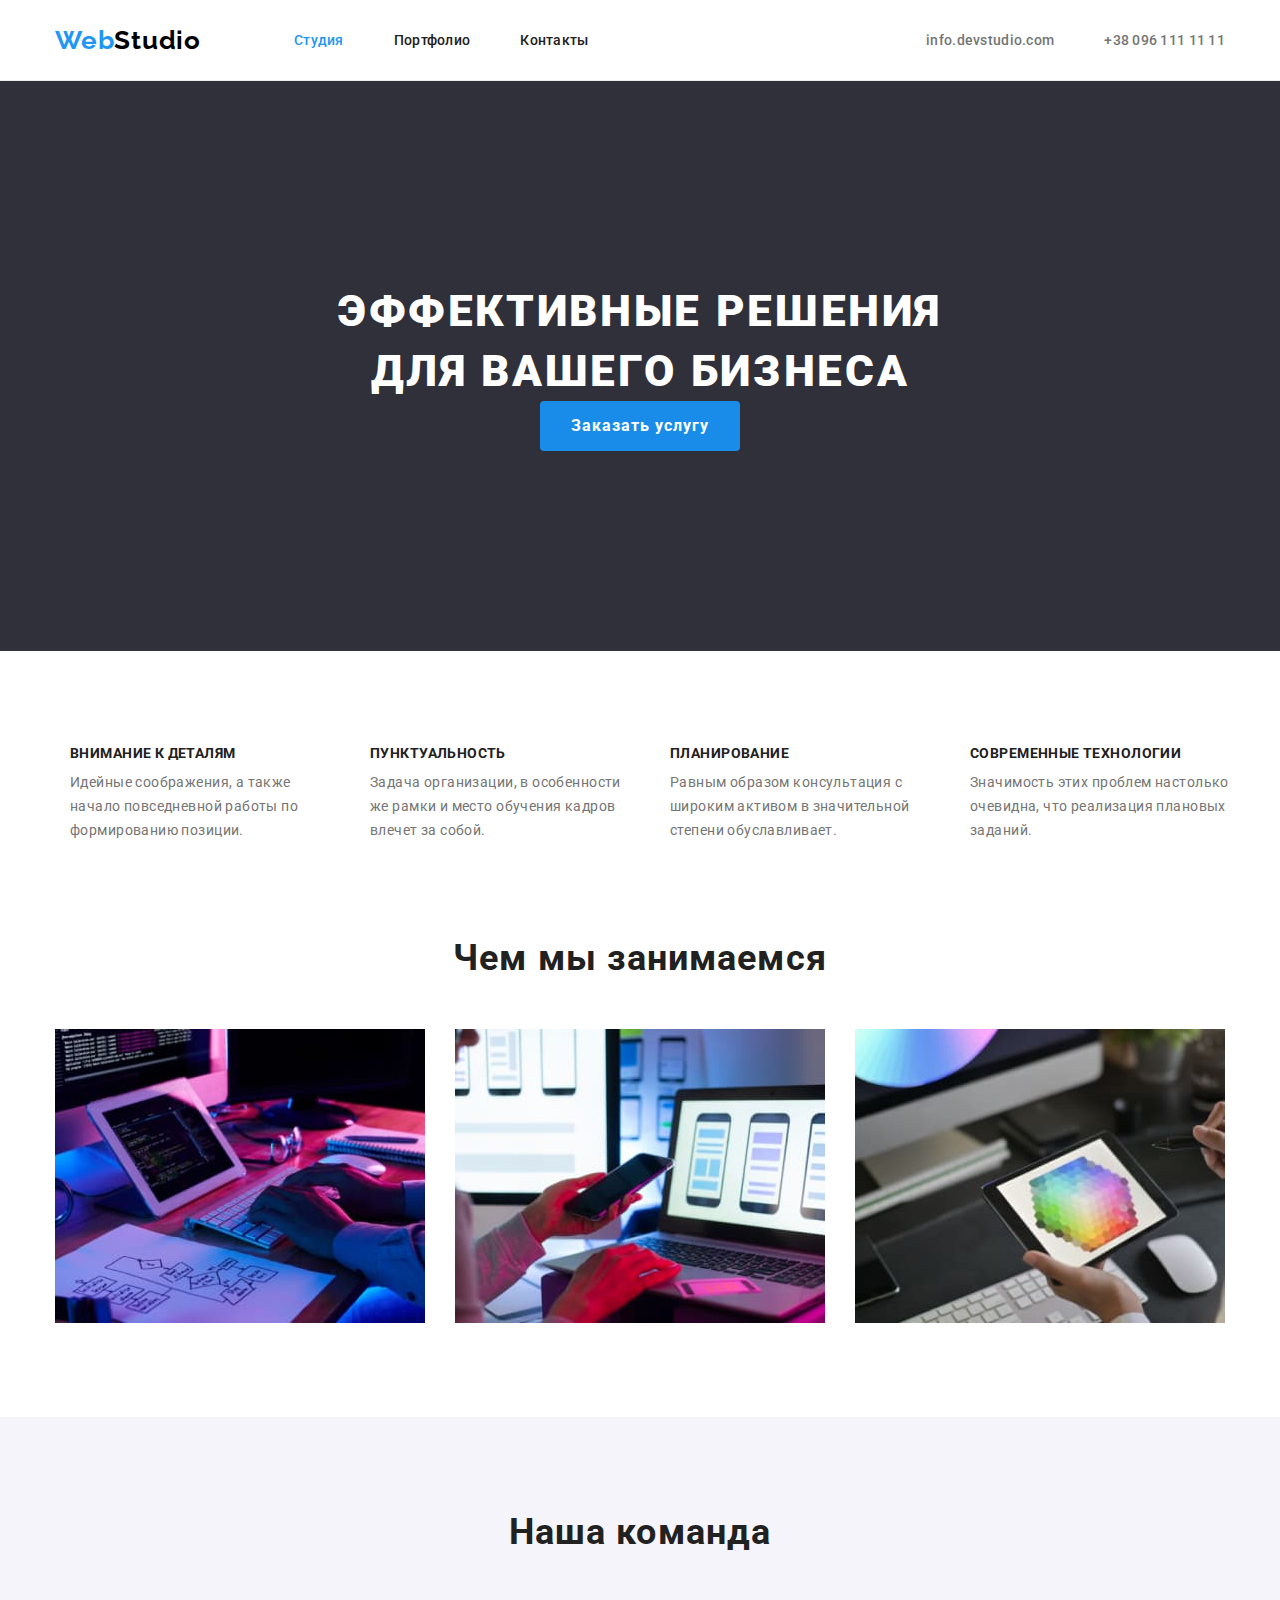
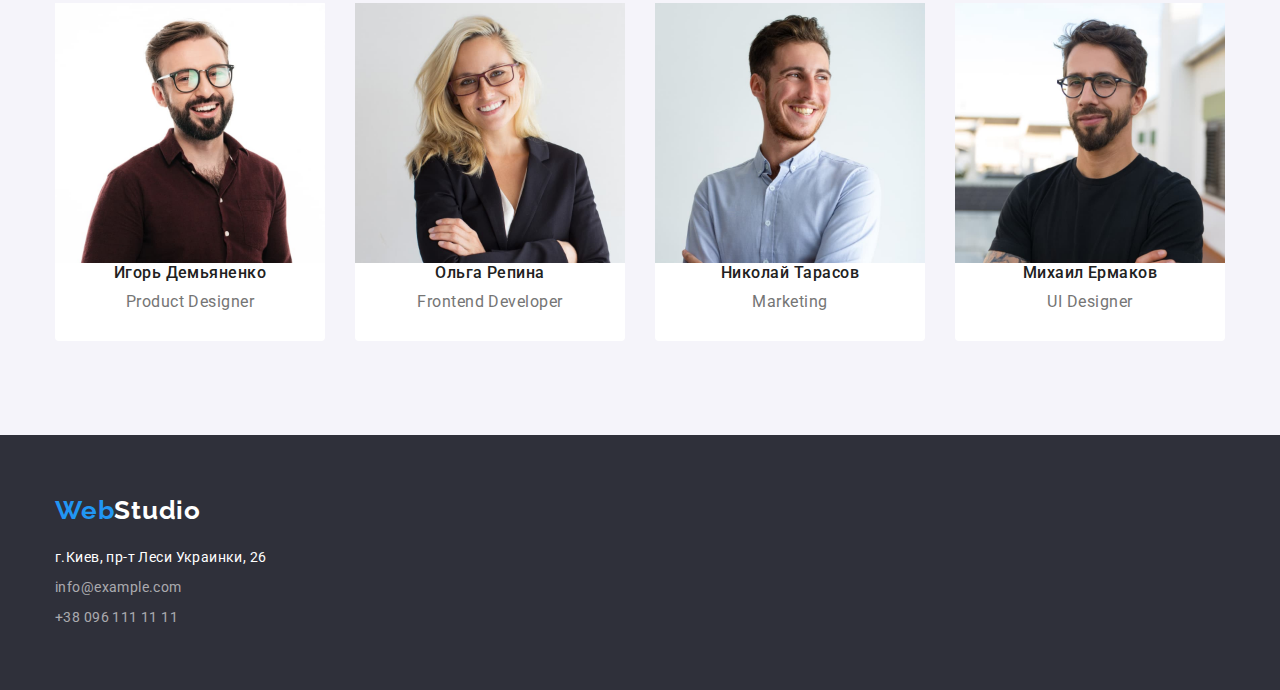
<file: index.html>
<!DOCTYPE html>
<html lang="ru">

<head>
    <meta charset="UTF-8">
    <meta http-equiv="X-UA-Compatible" content="IE=edge">
    <meta name="viewport" content="width=device-width, initial-scale=1.0">
    <title>Document</title>
    <link rel="preconnect" href="https://fonts.googleapis.com">
    <link rel="preconnect" href="https://fonts.gstatic.com" crossorigin>
    <link
        href="https://fonts.googleapis.com/css2?family=Raleway:wght@700&family=Roboto:wght@400;500;700;900&display=swap"
        rel="stylesheet">
    <link rel="stylesheet"
        href="https://cdnjs.cloudflare.com/ajax/libs/modern-normalize/1.1.0/modern-normalize.min.css">
    <link rel="stylesheet" href="./css/styles.css" />
</head>

<body>
    <!--Хедер, шапка, навигация по сайту-->
    <header class="page-header">
        <div class="container main-nav">
            <nav class="nav">
                <a href="./index.html" class="logo">
                    <span>Web</span>Studio
                </a>

                <ul class="site-nav list">
                    <li class="site-nav-item"><a class="site-nav-link current" href="./index.html">Студия</a></li>
                    <li class="site-nav-item"><a class="site-nav-link" href="./portfolio.html">Портфолио</a></li>
                    <li class="site-nav-item"><a class="site-nav-link" href="">Контакты</a></li>
                </ul>
            </nav>

            <ul class="aside list">
                <li class="aside-item"> <a href="mailto:info.devstudio.com" class="aside-link">info.devstudio.com</a>
                </li>
                <li class="aside-item"> <a href="tel:+380961111111" class="aside-link">+38 096 111 11 11</a></li>
            </ul>
        </div>
    </header>

    <!--Баннер-->
    <main>

        <section class="banner">
            <h1 class="title">Эффективные решения <br>
                для вашего бизнеса</h1>
            <button class="button" type="button">Заказать услугу</button>
        </section>


        <!--Особенности-->
        <section class="features section">
            <div class="container">
                <ul class="features-list container list">
                    <li class="features-item">
                        <h3 class="features-subtitle">Внимание к деталям</h3>
                        <p class="features-text">Идейные соображения, а также начало повседневной работы по формированию
                            позиции.</p>
                    </li>
                    <li class="features-item">
                        <h3 class="features-subtitle">Пунктуальность</h3>
                        <p class="features-text">Задача организации, в особенности же рамки и место обучения кадров
                            влечет
                            за собой.</p>
                    </li>
                    <li class="features-item">
                        <h3 class="features-subtitle">Планирование</h3>
                        <p class="features-text">Равным образом консультация с широким активом в значительной степени
                            обуславливает.</p>
                    </li>
                    <li class="features-item">
                        <h3 class="features-subtitle">Современные технологии</h3>
                        <p class="features-text">Значимость этих проблем настолько очевидна, что реализация плановых
                            заданий.</p>
                    </li>
                </ul>
            </div>
        </section>

        <!--Чем мы занимаемся-->
        <section class="section works-section">
            <div class="container">
                <h2 class="subject">Чем мы занимаемся</h2>
                <ul class="subject-list list">
                    <li class="subject-item"><img class="image" src="./images/drop/img.jpg" alt="box1" width="370" />
                    </li>
                    <li class="subject-item"><img class="image" src="./images/drop/box2.jpg" alt="box2" width="370" />
                    </li>
                    <li class="subject-item"><img class="image" src="./images/drop/box3.jpg" alt="box3" width="370" />
                    </li>
                </ul>
            </div>
        </section>

        <!-- Наша команда -->
        <section class="our-team grey section">
            <div class="container">
                <h2 class="subject">Наша команда</h2>
                <ul class="our-team-list list">
                    <li class="our-team-item">
                        <img src="./images/drop/igor.jpg" alt="Игорь Демьяненко" width="270" class="images" />
                        <div class="team-name-text">
                            <h3 class="our-team-name">Игорь Демьяненко</h3>
                            <p class="our-team-text">Product Designer</p>
                        </div>
                    </li>
                    <li class="our-team-item">
                        <img src="./images/drop/olga.jpg" alt="Ольга Репина" width="270" class="images" />
                        <div class="team-name-text">
                            <h3 class="our-team-name">Ольга Репина</h3>
                            <p class="our-team-text">Frontend Developer</p>
                        </div>
                    </li>
                    <li class="our-team-item">
                        <img src="./images/drop/nicholas.jpg" alt="Николай Тарасов" width="270" class="images" />
                        <div class="team-name-text">
                            <h3 class="our-team-name">Николай Тарасов</h3>
                            <p class="our-team-text">Marketing</p>
                        </div>
                    </li>
                    <li class="our-team-item">
                        <img src="./images/drop/michael.jpg" alt="Михаил Ермаков" width="270" class="images" />
                        <div class="team-name-text">
                            <h3 class="our-team-name">Михаил Ермаков</h3>
                            <p class="our-team-text">UI Designer</p>
                        </div>
                    </li>
                </ul>
            </div>
        </section>
    </main>

    <!-- Футтер -->
    <footer class="footer">
        <div class="container">
            <a href="./index.html" class="logo dark">
                <span>Web</span>Studio
            </a>
            <address class="address">
                <p class="footer-address">
                    г.Киев, пр-т Леси Украинки, 26
                </p>
                <ul class="footer-list list">
                    <li class="footer-item">
                        <a href="mailto:info@example.com" class="footer-link">info@example.com</a>
                    </li>
                    <li class="footer-item">
                        <a href="tel:+380961111111" class="footer-link">+38 096 111 11 11</a>
                    </li>
                </ul>
            </address>
        </div>

    </footer>

</body>

</html>
</file>
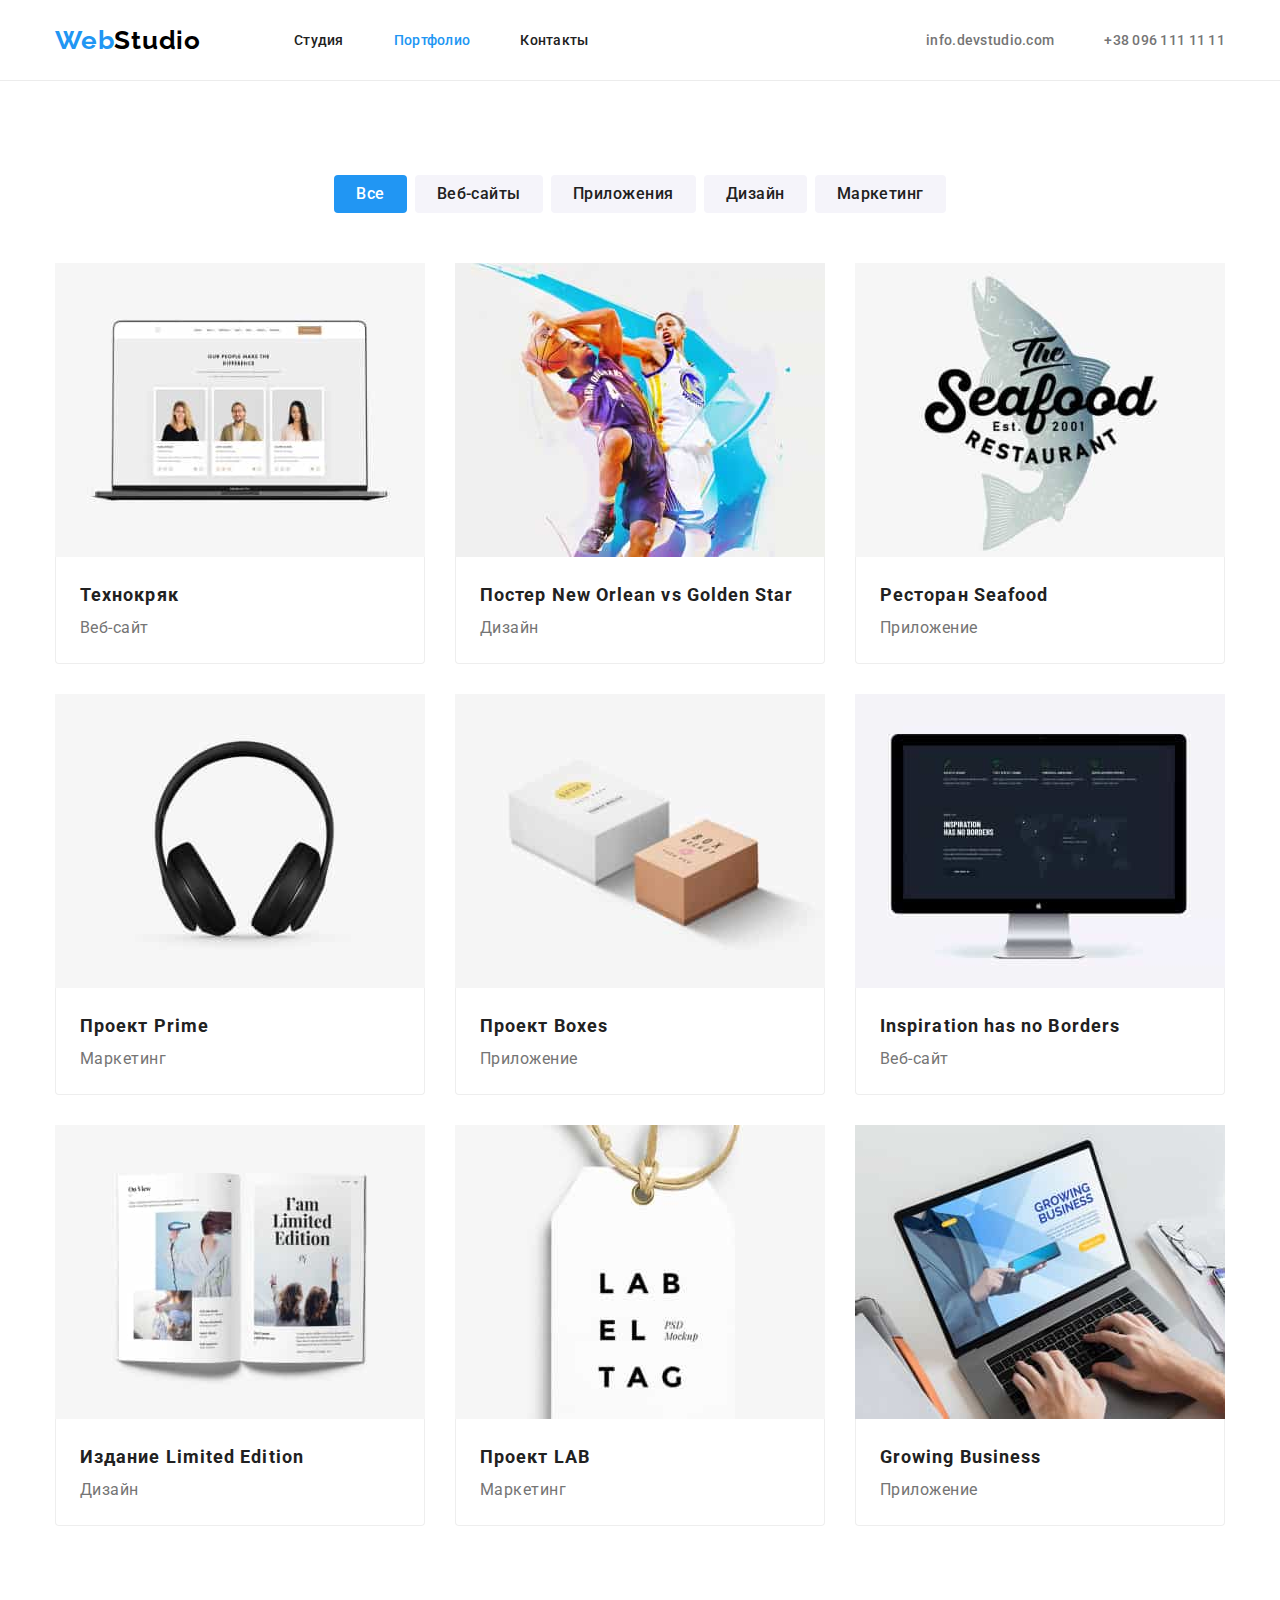
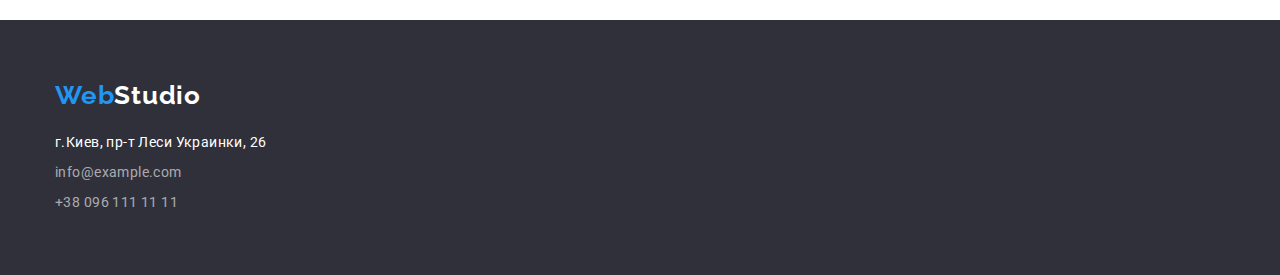
<file: portfolio.html>
<!DOCTYPE html>
<html lang="ru">

<head>
    <meta charset="UTF-8">
    <meta http-equiv="X-UA-Compatible" content="IE=edge">
    <meta name="viewport" content="width=device-width, initial-scale=1.0">
    <title>Document</title>
    <link rel="preconnect" href="https://fonts.googleapis.com">
    <link rel="preconnect" href="https://fonts.gstatic.com" crossorigin>
    <link
        href="https://fonts.googleapis.com/css2?family=Raleway:wght@700&family=Roboto:wght@400;500;700;900&display=swap"
        rel="stylesheet">
    <link rel="stylesheet"
        href="https://cdnjs.cloudflare.com/ajax/libs/modern-normalize/1.1.0/modern-normalize.min.css">
    <link rel="stylesheet" href="./css/styles.css" />
</head>

<!--Шапка (баннер)-->

<body>
    <header class="page-header">
        <div class="container main-nav">
            <nav class="nav">
                <a href="./index.html" class="logo">
                    <span>Web</span>Studio
                </a>

                <ul class="site-nav list">
                    <li class="site-nav-item"><a class="site-nav-link" href="./index.html">Студия</a></li>
                    <li class="site-nav-item"><a class="site-nav-link current" href="./portfolio.html">Портфолио</a>
                    </li>
                    <li class="site-nav-item"><a class="site-nav-link" href="">Контакты</a></li>
                </ul>
            </nav>
            <ul class="aside list">
                <li class="aside-item"> <a href="mailto:info.devstudio.com" class="aside-link">info.devstudio.com</a>
                </li>
                <li class="aside-item"> <a href="tel:+380961111111" class="aside-link">+38 096 111 11 11</a></li>
            </ul>
        </div>
    </header>

    <!--Портфолио-->
    <main>
        <section class="portfolio-nav section">
            <div class="container">
                <h1 class="portfolio"> Портфолио </h1>
                <ul class="portfolio-nav-list list">
                    <li class="portfolio-nav-button"><button class="portfolio-button button-all"
                            type="button">Все</button></li>
                    <li class="portfolio-nav-button"><button class="portfolio-button" type="button">Веб-сайты</button>
                    </li>
                    <li class="portfolio-nav-button"><button class="portfolio-button" type="button">Приложения</button>
                    </li>
                    <li class="portfolio-nav-button"><button class="portfolio-button" type="button">Дизайн</button></li>
                    <li class="portfolio-nav-button"><button class="portfolio-button" type="button">Маркетинг</button>
                    </li>
                </ul>

                <ul class="portfolio-list list">
                    <li class="portfolio-item">
                        <a href="#" class="portfolio-link">
                            <img src="./images/drop/img1.jpg" alt="Открытая страница сайта на ноутбуке" width="370"
                                class="images">
                            <div class="portfolio-card">
                                <h2 class="subtitle">Технокряк</h2>
                                <p class="text">Веб-сайт</p>
                            </div>
                        </a>
                    </li>
                    <li class="portfolio-item">
                        <a href="" class="portfolio-link">
                            <img src="./images/drop/img2.jpg" alt="Баскетбольные противники" width="370" class="images">
                            <div class="portfolio-card">
                                <h2 class="subtitle">Постер New Orlean vs Golden Star</h2>
                                <p class="text">Дизайн</p>
                            </div>
                        </a>
                    </li>
                    <li class="portfolio-item">
                        <a href="" class="portfolio-link">
                            <img src="./images/drop/img3.jpg" alt="Логотип рыбного ресторана, рыба на фоне названия"
                                width="370" class="images">
                            <div class="portfolio-card">
                                <h2 class="subtitle">Ресторан Seafood</h2>
                                <p class="text">Приложение</p>
                            </div>
                        </a>
                    </li>
                    <li class="portfolio-item">
                        <a href="" class="portfolio-link">
                            <img src="./images/drop/img4.jpg" alt="Наушники" width="370" class="images">
                            <div class="portfolio-card">
                                <h2 class="subtitle">Проект Prime</h2>
                                <p class="text">Маркетинг</p>
                            </div>
                        </a>
                    </li>
                    <li class="portfolio-item">
                        <a href="" class="portfolio-link">
                            <img src="./images/drop/img5.jpg" alt="Две картонные коробочки" width="370" class="images">
                            <div class="portfolio-card">
                                <h2 class="subtitle">Проект Boxes</h2>
                                <p class="text">Приложение</p>
                            </div>
                        </a>
                    </li>
                    <li class="portfolio-item">
                        <a href="" class="portfolio-link">
                            <img src="./images/drop/img6.jpg" alt="Монитор компьютера" width="370" class="images">
                            <div class="portfolio-card">
                                <h2 class="subtitle">Inspiration has no Borders</h2>
                                <p class="text">Веб-сайт</p>
                            </div>
                        </a>
                    </li>
                    <li class="portfolio-item">
                        <a href="" class="portfolio-link">
                            <img src="./images/drop/img7.jpg" alt="Открытая книга" width="370" class="images">
                            <div class="portfolio-card">
                                <h2 class="subtitle">Издание Limited Edition</h2>
                                <p class="text">Дизайн</p>
                            </div>
                        </a>
                    </li>
                    <li class="portfolio-item">
                        <a href="" class="portfolio-link">
                            <img src="./images/drop/img8.jpg" alt="Бирка" width="370" class="images">
                            <div class="portfolio-card">
                                <h2 class="subtitle">Проект LAB</h2>
                                <p class="text">Маркетинг</p>
                            </div>
                        </a>
                    </li>
                    <li class="portfolio-item">
                        <a href="" class="portfolio-link">
                            <img src="./images/drop/img9.jpg" alt="Руки человека который печатает на ноутбуке"
                                width="370" class="images">
                            <div class="portfolio-card">
                                <h2 class="subtitle">Growing Business</h2>
                                <p class="text">Приложение</p>
                            </div>
                        </a>
                    </li>
                </ul>
            </div>
        </section>
    </main>

    <!-- Футтер -->
    <footer class="footer">
        <div class="container">
            <a href="./index.html" class="logo dark">
                <span>Web</span>Studio
            </a>
            <address class="address">
                <p class="footer-address">
                    г.Киев, пр-т Леси Украинки, 26
                </p>
                <ul class="footer-list list">
                    <li class="footer-item">
                        <a href="mailto:info@example.com" class="footer-link">info@example.com</a>
                    </li>
                    <li class="footer-item">
                        <a href="tel:+380961111111" class="footer-link">+38 096 111 11 11</a>
                    </li>
                </ul>
            </address>
        </div>

    </footer>

</body>

</html>
</file>
<file: css/styles.css>
:root {
  --primary-text-color: #212121;
  --secondary-text-color: #757575;
  --accent-color: #2196f3;
  --primary-white-color: #fff;
  --portfolio-button: #f5f4fa;
  --black-color: #000;
  --background-footer-color: #2f303a;
  --portfolio-item-hover: #eee;
}

body {
  background-color: var(--primary-white-color);
  font-family: "Roboto", sans-serif;
  color: var(--primary-text-color);
}

/*Утилиты*/
.list {
  list-style: none;
  margin: 0;
}

h1,
h2,
h3,
p {
  margin-bottom: 0;
  margin-top: 0;
}

/*Хедер, шапка страницы*/
.logo > span {
  color: var(--accent-color);
}

.footer.logo {
  color: var(--primary-white-color);
}

.logo {
  display: block;
  padding-top: 24px;
  padding-bottom: 24px;

  color: var(--black-color);
  text-decoration: none;
  font-family: Raleway;
  font-style: normal;
  font-weight: bold;
  font-size: 26px;
  line-height: 1.192;
  letter-spacing: 0.03em;
}

.logo.dark {
  color: var(--primary-white-color);
  padding-top: 0;
  padding-bottom: 0;
  margin-bottom: 20px;

  /*outline: 2px solid #fff;*/
}

.site-nav-link {
  font-weight: 500;
  font-size: 14px;
  line-height: 1.143;
  letter-spacing: 0.02em;
  text-decoration: none;
  color: var(--primary-text-color);
}

.current {
  color: var(--accent-color);
}

.grey {
  background-color: var(--portfolio-button);
}

.aside-link {
  text-decoration: none;
  letter-spacing: 0.02em;
  font-weight: 500;
  font-size: 14px;
  line-height: 1.143;
  letter-spacing: 0.02em;
  color: var(--secondary-text-color);
}

.site-nav-link:hover,
.site-nav-link:focus,
.aside-link:hover,
.aside-link:focus,
.footer-link:focus,
.footer-link:hover {
  color: var(--accent-color);
}

.container {
  padding: 0 15px;
  width: 1200px;
  margin-right: auto;
  margin-left: auto;
}

.main-nav {
  display: flex;
  align-items: center;
}

.site-nav {
  display: flex;
  margin-left: 93px;
  padding-left: 0;
}

.nav {
  display: flex;
  align-items: center;
}

.site-nav-item {
  margin: 0;
}

.site-nav-item:not(:last-child) {
  margin-right: 50px;
}

.site-nav-link {
  display: block;
  padding-top: 32px;
  padding-bottom: 32px;
}

.aside {
  display: flex;
  margin-left: auto;
}

.aside-link {
  padding-top: 32px;
  padding-bottom: 32px;
}

.aside-item + .aside-item {
  margin-left: 50px;
}

.page-header {
  border-bottom: 1px solid #ececec;
}

/*Портфолио*/

.portfolio {
  position: absolute;
  width: 1px;
  height: 1px;
  margin: -1px;
  border: 0;
  padding: 0;
  white-space: nowrap;
  clip-path: inset(100%);
  clip: rect(0 0 0 0);
  overflow: hidden;
}

.portfolio-list {
  display: flex;
  flex-wrap: wrap;
  list-style: none;
  margin: 0;
  padding: 0;
  margin-left: -30px;
  margin-top: -30px;
}

.portfolio-item {
  /*outline: 2px solid blueviolet;*/

  flex-basis: calc(100% / 3 - 30px);
  margin-left: 30px;
  margin-top: 30px;
}

.portfolio-nav-button > button:hover,
.portfolio-nav-button > button:focus {
  color: var(--primary-white-color);
  background-color: var(--accent-color);
  cursor: pointer;
}
.portfolio-nav-button:not(:last-child) {
  margin-right: 8px;
}

.portfolio-nav-list {
  display: flex;
  padding-left: 0;
  margin-bottom: 50px;
  justify-content: center;
}

.portfolio-button {
  border-radius: 4px;
  /*border-color: transparent;*/
  border: none;
  margin: 0;
  padding: 6px 22px;

  font-family: inherit;
  font-weight: 500;
  font-size: 16px;
  line-height: 1.625;
  color: var(--primary-text-color);
  background-color: var(--portfolio-button);
  letter-spacing: 0.03em;
}

.portfolio-card {
  border-right: 1px solid var(--portfolio-item-hover);
  border-bottom: 1px solid var(--portfolio-item-hover);
  border-left: 1px solid var(--portfolio-item-hover);
  padding: 20px 24px;
  border-radius: 0 0 4px 4px;
}
.button-all {
  background-color: var(--accent-color);
  color: var(--primary-white-color);
}

.portfolio-item:focus,
.portfolio-item:hover {
  background-color: var(--portfolio-item-hover);
}

.subtitle {
  color: var(--primary-text-color);
  font-weight: bold;
  font-size: 18px;
  line-height: 2;
  letter-spacing: 0.06em;
}

.text {
  color: var(--secondary-text-color);
  font-weight: normal;
  font-size: 16px;
  line-height: 1.875;
  letter-spacing: 0.03em;
}
.portfolio-link {
  text-decoration: none;
}
.button {
  border-radius: 4px;
  border-color: transparent;
  width: 200px;
  height: 50px;
  padding: 0;

  font-family: inherit;
  font-weight: 500;
  font-size: 16px;
  line-height: 1.625;
  background-color: var(--portfolio-button);
  color: var(--primary-text-color);
  letter-spacing: 0.06em;
}

/*Футтер*/

.footer {
  padding-top: 60px;
  padding-bottom: 60px;

  background: var(--background-footer-color);
}

.footer-link {
  color: rgba(255, 255, 255, 0.6);
  font-weight: normal;
  font-size: 14px;
  line-height: 1.714;
  text-decoration: none;
  font-style: normal;
  letter-spacing: 0.03em;
}
.footer-address {
  color: var(--primary-white-color);
  font-weight: normal;
  font-size: 14px;
  line-height: 1.714;
  text-decoration: none;
  font-style: normal;
  letter-spacing: 0.03em;
  margin-bottom: 6px;
}

.footer-list {
  justify-content: left;
  padding-left: 0;
}

.footer-item:not(:last-child) {
  margin-bottom: 6px;
}

/*Главная страница*/
.title {
  font-weight: 900;
  font-size: 44px;
  line-height: 1.364;
  color: var(--primary-white-color);
  text-transform: uppercase;
  letter-spacing: 0.06em;
}
.banner {
  background: wheat;
  background: var(--background-footer-color);
  text-align: center;
}
.features-subtitle {
  margin: 0 0 10px 0;

  color: var(--primary-text-color);
  font-style: normal;
  font-weight: bold;
  font-size: 14px;
  line-height: 1.143;
  text-transform: uppercase;
  letter-spacing: 0.03em;
}
.features-text {
  margin: 0;

  color: var(--secondary-text-color);
  font-weight: normal;
  font-size: 14px;
  line-height: 1.714;
  letter-spacing: 0.03em;
}
.features-list {
  display: flex;
}

.features-item {
  width: 270px;
  text-align: left;
}
.features-item:not(:last-child) {
  margin-right: 30px;
}

.subject {
  text-align: center;

   color: var(--primary-text-color);

  font-style: normal;
  font-weight: bold;
  font-size: 36px;
  line-height: 1.167;
  letter-spacing: 0.03em;
}

.subject-list {
  display: flex;
  padding-left: 0;
}

.our-team-name {
  text-align: center;
  margin-bottom: 10px;

  font-weight: 500;
  font-size: 16px;
  line-height: 1.188;
  letter-spacing: 0.03em;
  color: var(--primary-text-color);
}

.our-team-text {
  text-align: center;

  font-weight: normal;
  font-size: 16px;
  line-height: 1.188;
  letter-spacing: 0.03em;
  color: var(--secondary-text-color);
}

.our-team-list {
  display: flex;
  padding-left: 0;
}

.our-team-item {
  padding-bottom: 30px;
  background-color: var(--primary-white-color);

  width: 270px;
  border-radius: 0 0 4px 4px;
}

.our-team-item:not(:last-child) {
  margin-right: 30px;
}


.banner > button {
  font-style: normal;
  font-weight: bold;
  font-size: 16px;
  line-height: 1.875;
  letter-spacing: 0.06em;
  color: var(--primary-white-color);
  background-color: #188ce8;
}

.banner > button:focus,
.banner > button:hover {
  color: var(--primary-white-color);
  cursor: pointer;
  background-color: var(--accent-color);
}

.banner {
  padding-top: 200px;
  padding-bottom: 200px;
}

.subject {
  margin-bottom: 50px;
}

.subject-item {
  width: 370px;
  height: 294px;
}
.subject-item:not(:last-child) {
  margin-right: 30px;
}

.section {
  padding-top: 94px;
  padding-bottom: 94px;
}

.works-section {
  padding-top: 0;
}

.images {
    display: block;
    max-width: 100%;
    height: auto;
}
</file>
